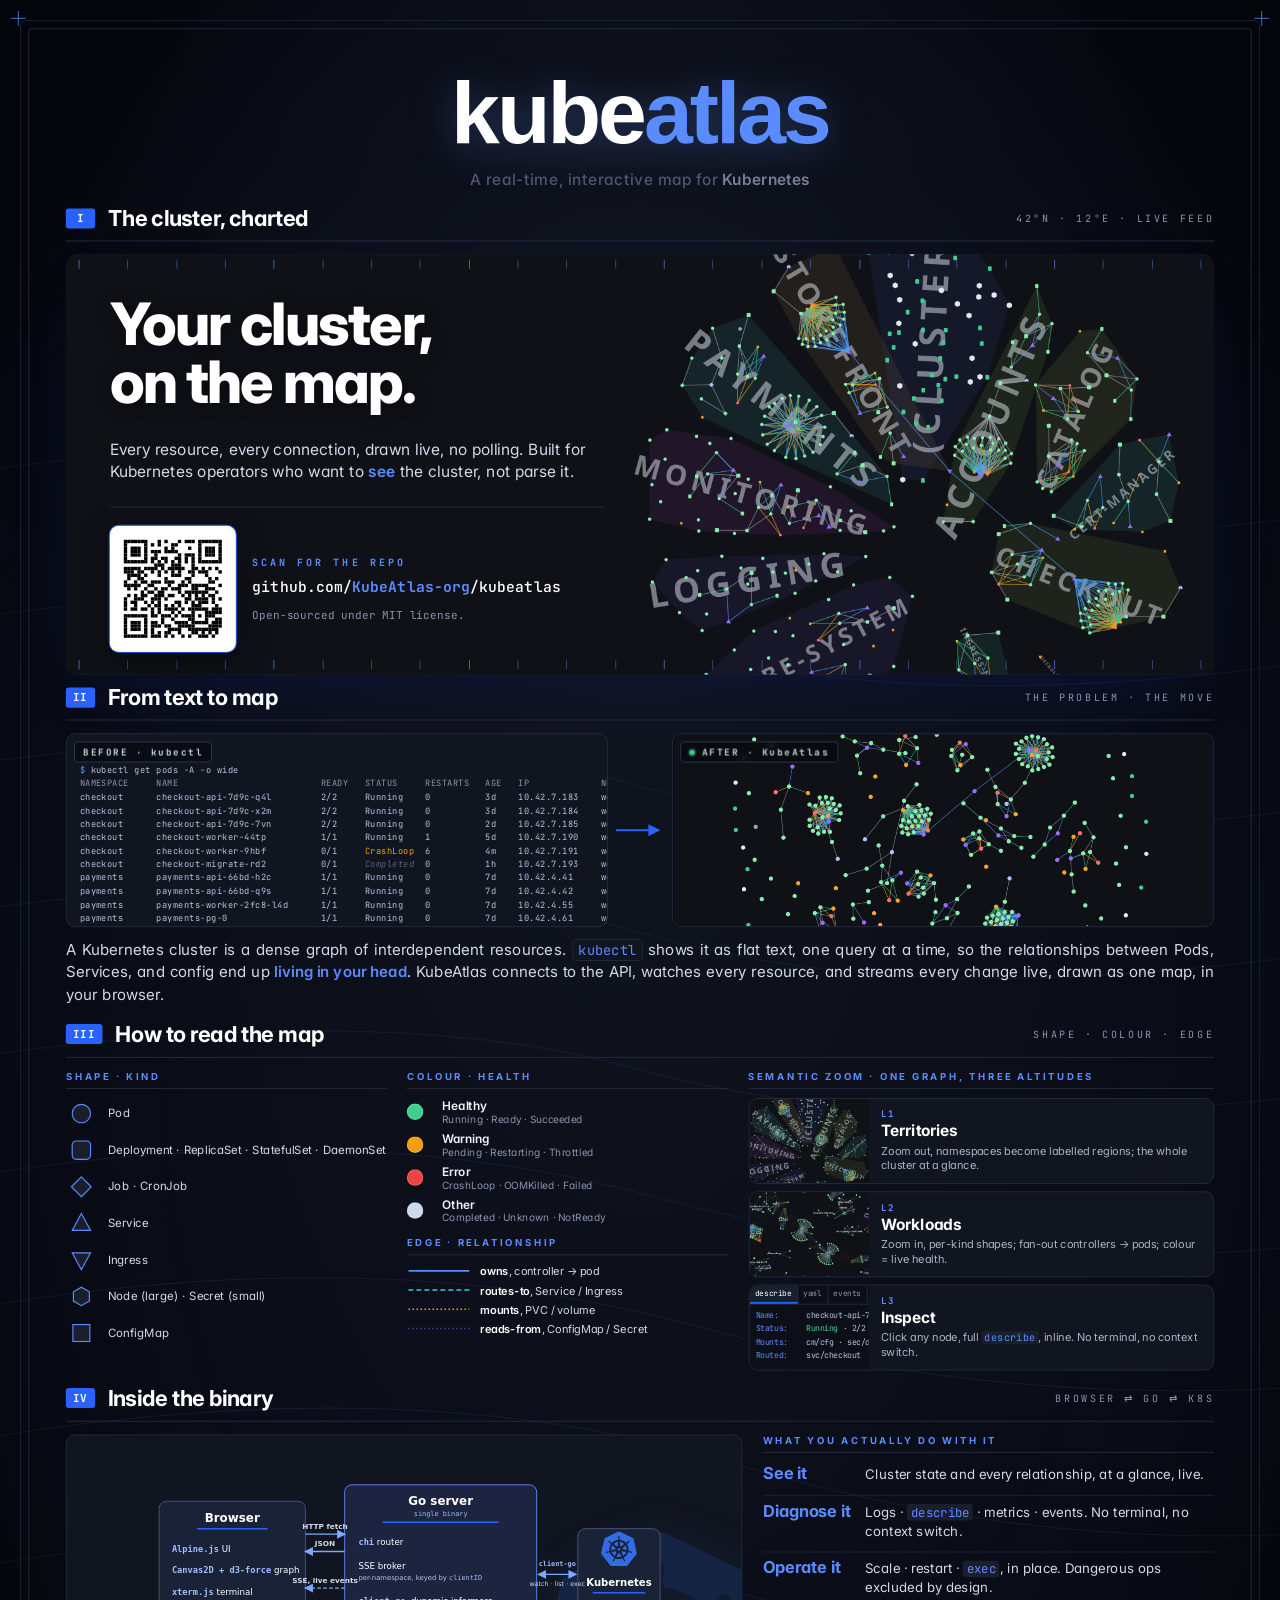
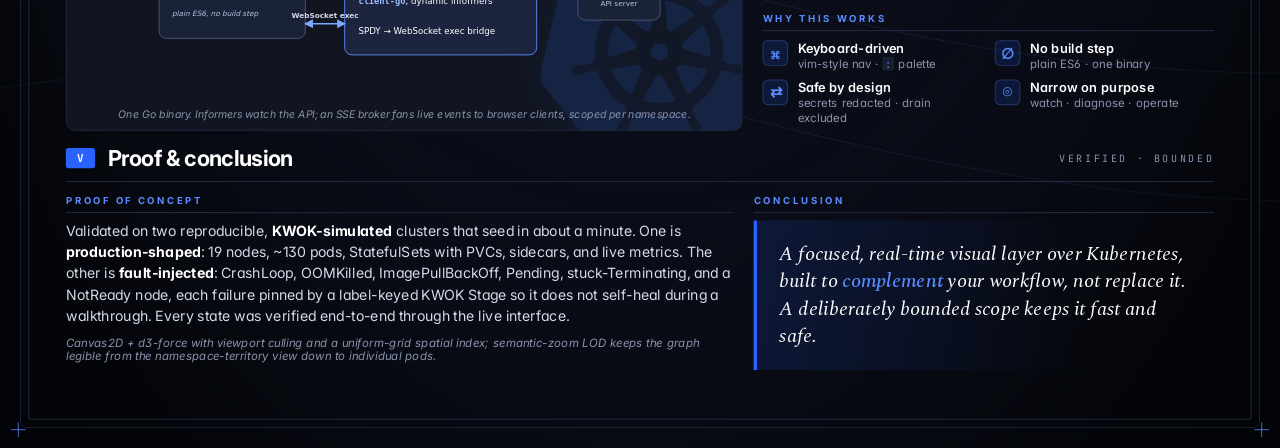
<file: docs/index.html>
<!doctype html>
<html lang="en">
<head>
<meta charset="utf-8">
<title>KubeAtlas — Poster</title>
<link rel="preconnect" href="https://fonts.googleapis.com">
<link rel="preconnect" href="https://fonts.gstatic.com" crossorigin>
<link href="https://fonts.googleapis.com/css2?family=Inter:wght@400;500;600;700;800;900&family=JetBrains+Mono:wght@400;500;600&family=Spectral:ital,wght@0,400;0,500;1,400&display=swap" rel="stylesheet">
<link rel="stylesheet" href="styles.css">
</head>
<body>

  <div class="stage">
    <div class="poster" id="poster" data-screen-label="01 KubeAtlas Poster">

      <!-- ============== POSTER-WIDE DECORATION ============== -->
      <!-- Topographic contour underlay -->
      <svg class="contours" viewBox="0 0 1400 2240" preserveAspectRatio="none" aria-hidden="true">
        <defs>
          <radialGradient id="cVignette" cx="50%" cy="50%" r="62%">
            <stop offset="60%" stop-color="#0a0d18" stop-opacity="0"></stop>
            <stop offset="100%" stop-color="#000000" stop-opacity=".55"></stop>
          </radialGradient>
        </defs>
        <!-- 9 large nested wavy contour rings -->
        <g fill="none" stroke="#1a2138" stroke-width="1">
          <path d="M -180 1180 Q 380 1080 700 1170 T 1580 1180" />
          <path d="M -200 1320 Q 320 1200 720 1310 T 1600 1340" />
          <path d="M -180 1460 Q 360 1340 760 1450 T 1600 1500" />
          <path d="M -160 1600 Q 400 1480 800 1600 T 1600 1660" />
          <path d="M -160 1740 Q 380 1620 800 1740 T 1600 1820" />
          <path d="M -180 1880 Q 360 1760 820 1880 T 1600 1960" />
          <path d="M -180 1020 Q 360 920 700 1020 T 1580 1020" />
          <path d="M -180 860 Q 360 760 700 860 T 1580 860" />
          <path d="M -180 700 Q 360 600 700 700 T 1580 700" />
          <path d="M -180 540 Q 360 440 700 540 T 1580 540" />
        </g>
        <rect x="0" y="0" width="1400" height="2240" fill="url(#cVignette)"></rect>
      </svg>

      <!-- Inner hairline frame -->
      <div class="frame"></div>

      <!-- Corner crosshairs -->
      <span class="ch ch-tl" aria-hidden="true"></span>
      <span class="ch ch-tr" aria-hidden="true"></span>
      <span class="ch ch-bl" aria-hidden="true"></span>
      <span class="ch ch-br" aria-hidden="true"></span>

      <!-- ============== TITLE BAR ============== -->
      <header class="title-bar">
        <div class="tb-center">
          <img class="brand-lockup" src="assets/logo-kubeatlas-lockup.svg" alt="kubeatlas">
          <div class="wm-tagline">
            A real-time, interactive map for <b>Kubernetes</b>
          </div>
        </div>
      </header>

      <!-- ============== HERO PLATE ============== -->
      <section class="hero plate">
        <div class="plate-bar">
          <span class="plate-num mono">I</span>
          <span class="plate-title">The cluster, charted</span>
          <span class="plate-coords mono">42°N · 12°E  ·  live feed</span>
        </div>

        <div class="hero-stage">
          <!-- Graph view: pre-cropped widescreen, dark-left zone hosts slogan -->
          <div class="hero-graph">
            <img class="hero-shot" src="assets/hero-graph.png" alt="A live Kubernetes cluster drawn as namespace territories, with pods, controllers and services">
          </div>

          <!-- Slogan box: layered on top, top-left -->
          <div class="hero-side">
            <h2 class="ct-title">Your cluster,<br>on the map.</h2>
            <div class="ct-rule"></div>
            <p class="ct-sub">Every resource, every connection, drawn live, no polling. Built for Kubernetes operators who want to <em>see</em> the cluster, not parse it.</p>

            <div class="ct-qr">
              <img class="ct-qr-img" src="assets/qr-github.svg" alt="QR code linking to the project repository">
              <div class="ct-qr-text">
                <div class="ct-qr-label mono">SCAN FOR THE REPO</div>
                <div class="ct-qr-url mono">github.com/<b>KubeAtlas-org</b>/kubeatlas</div>
                <div class="ct-qr-meta mono">Open-sourced under MIT license.</div>
              </div>
            </div>
          </div>

          <!-- Hero edge ticks -->
          <div class="he-ticks he-top">
            <span></span><span></span><span></span><span></span><span></span><span></span><span></span><span></span><span></span><span></span><span></span><span></span><span></span><span></span><span></span><span></span><span></span><span></span><span></span><span></span><span></span><span></span><span></span><span></span>
          </div>
          <div class="he-ticks he-bottom">
            <span></span><span></span><span></span><span></span><span></span><span></span><span></span><span></span><span></span><span></span><span></span><span></span><span></span><span></span><span></span><span></span><span></span><span></span><span></span><span></span><span></span><span></span><span></span><span></span>
          </div>
        </div>
      </section>

      <!-- ============== PLATE II — From text to map ============== -->
      <section class="text2map plate">
        <div class="plate-bar">
          <span class="plate-num mono">II</span>
          <span class="plate-title">From text to map</span>
          <span class="plate-coords mono">the problem · the move</span>
        </div>

        <div class="t2m-grid">
          <div class="t2m-side t2m-before">
            <div class="t2m-tag mono">BEFORE  ·  kubectl</div>
            <pre class="kubectl mono"><span class="kc-prompt">$</span> kubectl get pods -A -o wide
<span class="kc-head">NAMESPACE     NAME                          READY   STATUS     RESTARTS   AGE   IP             NODE</span>
checkout      checkout-api-7d9c-q4l         2/2     Running    0          3d    10.42.7.183    worker-3
checkout      checkout-api-7d9c-x2m         2/2     Running    0          3d    10.42.7.184    worker-3
checkout      checkout-api-7d9c-7vn         2/2     Running    0          2d    10.42.7.185    worker-5
checkout      checkout-worker-44tp          1/1     Running    1          5d    10.42.7.190    worker-2
checkout      checkout-worker-9hbf          0/1     <span class="kc-warn">CrashLoop</span>  6          4m    10.42.7.191    worker-2
checkout      checkout-migrate-rd2          0/1     <span class="kc-mut">Completed</span>  0          1h    10.42.7.193    worker-5
payments      payments-api-66bd-h2c         1/1     Running    0          7d    10.42.4.41     worker-1
payments      payments-api-66bd-q9s         1/1     Running    0          7d    10.42.4.42     worker-1
payments      payments-worker-2fc8-l4d      1/1     Running    0          7d    10.42.4.55     worker-1
payments      payments-pg-0                 1/1     Running    0          7d    10.42.4.61     worker-4
accounts      accounts-api-9ka-tp9          1/1     Running    0          6d    10.42.5.10     worker-2
accounts      accounts-api-9ka-2gh          1/1     Running    0          6d    10.42.5.11     worker-2
accounts      accounts-db-0                 1/1     Running    0          14d   10.42.5.21     worker-4
catalog       catalog-api-aa1-h44           1/1     Running    0          1d    10.42.6.30     worker-5
catalog       catalog-search-0              1/1     Running    0          1d    10.42.6.40     worker-5
storefront    storefront-7c9-l44            1/1     Running    0          9h    10.42.8.12     worker-3
storefront    storefront-7c9-x6m            1/1     <span class="kc-err">Pending</span>    0          9h    &lt;none&gt;         &lt;none&gt;
monitoring    prometheus-0                  2/2     Running    1          21d   10.42.9.12     worker-4
<span class="kc-mut">…  124 more pods, 17 kinds, 8 namespaces. answer is in here somewhere.</span></pre>
          </div>

          <div class="t2m-arrow" aria-hidden="true">
            <svg viewBox="0 0 80 200">
              <defs>
                <marker id="t2mArr" viewBox="0 0 10 10" refX="9" refY="5" markerWidth="6" markerHeight="6" orient="auto">
                  <path d="M0 0 L10 5 L0 10 z" fill="#2962FF"></path>
                </marker>
              </defs>
              <path d="M10 100 H 64" stroke="#2962FF" stroke-width="2.5" fill="none" marker-end="url(#t2mArr)"></path>
              <text x="40" y="80" text-anchor="middle" fill="#2962FF" font-size="11" font-family="JetBrains Mono" font-weight="600" letter-spacing="2">DRAW</text>
              <text x="40" y="132" text-anchor="middle" fill="#8a93ad" font-size="9" font-family="JetBrains Mono">via informers</text>
            </svg>
          </div>

          <div class="t2m-side t2m-after">
            <div class="t2m-tag mono"><span class="lp-dot small"></span>AFTER  ·  KubeAtlas</div>
            <div class="t2m-map">
              <img src="assets/screen-galaxy.png" alt="The same cluster drawn as a live graph">
            </div>
          </div>
        </div>

        <p class="plate-foot">
          A Kubernetes cluster is a dense graph of interdependent resources.
          <code>kubectl</code> shows it as flat text, one query at a time, so
          the relationships between Pods, Services, and config end up
          <em>living in your head</em>. KubeAtlas connects to the API,
          watches every resource, and streams every change live, drawn as
          one map, in your browser.
        </p>
      </section>

      <!-- ============== PLATE III — How to read the map ============== -->
      <section class="legend plate">
        <div class="plate-bar">
          <span class="plate-num mono">III</span>
          <span class="plate-title">How to read the map</span>
          <span class="plate-coords mono">shape · colour · edge</span>
        </div>

        <div class="leg-grid">
          <!-- Shapes -->
          <div class="leg-col">
            <div class="leg-head">SHAPE  ·  kind</div>
            <ul class="leg-shapes">
              <li><svg viewBox="-22 -22 44 44"><circle cx="0" cy="0" r="13" class="lg"></circle></svg><span>Pod</span></li>
              <li><svg viewBox="-22 -22 44 44"><rect x="-13" y="-13" width="26" height="26" rx="6" class="lg"></rect></svg><span>Deployment · ReplicaSet · StatefulSet · DaemonSet</span></li>
              <li><svg viewBox="-22 -22 44 44"><polygon points="0,-14 14,0 0,14 -14,0" class="lg"></polygon></svg><span>Job · CronJob</span></li>
              <li><svg viewBox="-22 -22 44 44"><polygon points="0,-14 13,10 -13,10" class="lg"></polygon></svg><span>Service</span></li>
              <li><svg viewBox="-22 -22 44 44"><polygon points="0,14 13,-10 -13,-10" class="lg"></polygon></svg><span>Ingress</span></li>
              <li><svg viewBox="-22 -22 44 44"><polygon points="11.3,6.5 0,13 -11.3,6.5 -11.3,-6.5 0,-13 11.3,-6.5" class="lg"></polygon></svg><span>Node (large) · Secret (small)</span></li>
              <li><svg viewBox="-22 -22 44 44"><rect x="-12" y="-12" width="24" height="24" class="lg"></rect></svg><span>ConfigMap</span></li>
            </ul>
          </div>

          <!-- Colours -->
          <div class="leg-col">
            <div class="leg-head">COLOUR  ·  health</div>
            <ul class="leg-colors">
              <li><span class="cs ok"></span><div><b>Healthy</b><em>Running · Ready · Succeeded</em></div></li>
              <li><span class="cs warn"></span><div><b>Warning</b><em>Pending · Restarting · Throttled</em></div></li>
              <li><span class="cs err"></span><div><b>Error</b><em>CrashLoop · OOMKilled · Failed</em></div></li>
              <li><span class="cs unk"></span><div><b>Other</b><em>Completed · Unknown · NotReady</em></div></li>
            </ul>

            <div class="leg-head leg-head-2">EDGE  ·  relationship</div>
            <ul class="leg-edges">
              <li><svg viewBox="0 0 80 16"><path d="M2 8 H78" stroke="#5b8cff" stroke-width="2" fill="none"></path></svg><span><b>owns</b>, controller → pod</span></li>
              <li><svg viewBox="0 0 80 16"><path d="M2 8 H78" stroke="#22d3ee" stroke-width="2" fill="none" stroke-dasharray="6 4"></path></svg><span><b>routes-to</b>, Service / Ingress</span></li>
              <li><svg viewBox="0 0 80 16"><path d="M2 8 H78" stroke="#f59e0b" stroke-width="2" fill="none" stroke-dasharray="2 3"></path></svg><span><b>mounts</b>, PVC / volume</span></li>
              <li><svg viewBox="0 0 80 16"><path d="M2 8 H78" stroke="#8b5cf6" stroke-width="2" fill="none" stroke-dasharray="1 4"></path></svg><span><b>reads-from</b>, ConfigMap / Secret</span></li>
            </ul>
          </div>

          <!-- Three altitudes shown as a film strip -->
          <div class="leg-col leg-altitudes">
            <div class="leg-head">SEMANTIC ZOOM  ·  one graph, three altitudes</div>

            <div class="alt-strip">
              <div class="alt-row">
                <div class="alt-thumb t-l1"><img src="assets/screen-territories.png" alt=""></div>
                <div class="alt-meta">
                  <div class="alt-num mono">L1</div>
                  <h5>Territories</h5>
                  <p>Zoom out, namespaces become labelled regions; the whole cluster at a glance.</p>
                </div>
              </div>
              <div class="alt-row">
                <div class="alt-thumb t-l2"><img src="assets/screen-workloads.png" alt=""></div>
                <div class="alt-meta">
                  <div class="alt-num mono">L2</div>
                  <h5>Workloads</h5>
                  <p>Zoom in, per-kind shapes; fan-out controllers → pods; colour = live health.</p>
                </div>
              </div>
              <div class="alt-row">
                <div class="alt-thumb t-l3">
                  <div class="mini-ip mono">
                    <div class="mip-tabs"><span class="active">describe</span><span>yaml</span><span>events</span></div>
                    <div class="mip-body">
<span><span class="k">Name:</span> checkout-api-7d9c</span>
<span><span class="k">Status:</span> <span class="ok">Running</span> · 2/2</span>
<span><span class="k">Mounts:</span> cm/cfg · sec/db</span>
<span><span class="k">Routed:</span> svc/checkout</span>
                    </div>
                  </div>
                </div>
                <div class="alt-meta">
                  <div class="alt-num mono">L3</div>
                  <h5>Inspect</h5>
                  <p>Click any node, full <code>describe</code>, inline. No terminal, no context switch.</p>
                </div>
              </div>
            </div>
          </div>
        </div>
      </section>

      <!-- ============== PLATE IV — Inside the binary (architecture) ============== -->
      <section class="inside plate">
        <div class="plate-bar">
          <span class="plate-num mono">IV</span>
          <span class="plate-title">Inside the binary</span>
          <span class="plate-coords mono">browser ⇄ go ⇄ k8s</span>
        </div>

        <div class="inside-grid">
          <div class="arch-wrap">
            <img class="arch-k8s-mark" src="assets/tech/kubernetes.svg" alt="" aria-hidden="true">
            <img class="arch-diagram" src="assets/architecture-dark.svg" alt="Architecture diagram — Browser, Go server with chi router, SSE broker and client-go informers, Kubernetes API">
            <p class="caption">
              One Go binary. Informers watch the API; an SSE broker fans live
              events to browser clients, scoped per namespace.
            </p>
          </div>

          <aside class="inside-side">
            <div class="iside-head">What you actually do with it</div>
            <ul class="outcomes">
              <li>
                <span class="oc-tag">See it</span>
                <span class="oc-text">Cluster state and every relationship, at a glance, live.</span>
              </li>
              <li>
                <span class="oc-tag">Diagnose it</span>
                <span class="oc-text">Logs · <code>describe</code> · metrics · events. No terminal, no context switch.</span>
              </li>
              <li>
                <span class="oc-tag">Operate it</span>
                <span class="oc-text">Scale · restart · <code>exec</code>, in place. Dangerous ops excluded by design.</span>
              </li>
            </ul>

            <div class="iside-head iside-head-2">Why this works</div>
            <div class="why-grid">
              <div class="why">
                <span class="why-glyph mono">⌘</span>
                <div><b>Keyboard-driven</b><em>vim-style nav · <code>:</code> palette</em></div>
              </div>
              <div class="why">
                <span class="why-glyph mono">∅</span>
                <div><b>No build step</b><em>plain ES6 · one binary</em></div>
              </div>
              <div class="why">
                <span class="why-glyph mono">⇄</span>
                <div><b>Safe by design</b><em>secrets redacted · drain excluded</em></div>
              </div>
              <div class="why">
                <span class="why-glyph mono">◎</span>
                <div><b>Narrow on purpose</b><em>watch · diagnose · operate</em></div>
              </div>
            </div>
          </aside>
        </div>
      </section>

      <!-- ============== PLATE V — Proof & Conclusion ============== -->
      <section class="closing plate">
        <div class="plate-bar">
          <span class="plate-num mono">V</span>
          <span class="plate-title">Proof &amp; conclusion</span>
          <span class="plate-coords mono">verified · bounded</span>
        </div>

        <div class="closing-grid">
          <div class="proof">
            <h5 class="cl-h">Proof of concept</h5>
            <p class="body">
              Validated on two reproducible, <b>KWOK-simulated</b> clusters
              that seed in about a minute. One is <b>production-shaped</b>:
              19 nodes, ~130 pods, StatefulSets with PVCs, sidecars, and live
              metrics. The other is <b>fault-injected</b>: CrashLoop,
              OOMKilled, ImagePullBackOff, Pending, stuck-Terminating, and a
              NotReady node, each failure pinned by a label-keyed KWOK Stage
              so it does not self-heal during a walkthrough. Every state was
              verified end-to-end through the live interface.
            </p>

            <p class="caption">
              Canvas2D + d3-force with viewport culling and a uniform-grid
              spatial index; semantic-zoom LOD keeps the graph legible from
              the namespace-territory view down to individual pods.
            </p>
          </div>

          <div class="conclusion">
            <h5 class="cl-h">Conclusion</h5>
            <blockquote class="quote">
              A focused, real-time visual layer over Kubernetes, built to
              <em>complement</em> your workflow, not replace it. A deliberately
              bounded scope keeps it fast and safe.
            </blockquote>
          </div>
        </div>
      </section>

    </div>
  </div>

<script>
  (function () {
    const W = 1400, H = 2240;
    const el = document.getElementById('poster');
    const stage = document.querySelector('.stage');
    function fit () {
      // Scale to the viewport width (never upscale past native), anchor to
      // the top, and grow the stage so the page scrolls vertically.
      const vw = document.documentElement.clientWidth;
      const s = Math.min(vw / W, 1);
      el.style.transform = 'translateX(-50%) scale(' + s + ')';
      stage.style.height = (H * s) + 'px';
    }
    fit();
    window.addEventListener('resize', fit);
  })();
</script>
</body>
</html>
</file>
<file: docs/styles.css>
/* ============================================================
   KubeAtlas — Poster · v2 · Dark Atlas
   70 × 115 cm portrait · 1400 px wide · web showcase height 2240 px (print master 2300)
   ============================================================ */

:root {
  --accent:        #2962FF;
  --accent-soft:   #5b8cff;
  --accent-deep:   #1a3fb8;
  --accent-tint:   rgba(41,98,255,.14);

  --bg:            #07090f;
  --paper:         #0a0d18;
  --plate:         #11151f;
  --plate-2:       #131826;
  --plate-3:       #1a1f2e;

  --ink:           #f0f2f8;
  --ink-2:         #d3d9e8;
  --ink-3:         #aab2c8;
  --mute:          #8a93ad;
  --mute-2:        #5a6280;

  --line:          #1a2138;
  --line-2:        #232b44;
  --line-3:        #2e3956;

  --ok:            #3ecf8e;
  --warn:          #f59e0b;
  --err:           #ef4444;
  --info:          #5b8cff;
  --purple:        #8b5cf6;
  --cyan:          #22d3ee;
}

* { box-sizing: border-box; margin: 0; padding: 0; }
html, body {
  width: 100%; min-height: 100%;
  background: #000;
  color: var(--ink);
  font-family: 'Inter', system-ui, sans-serif;
  font-feature-settings: 'ss01', 'cv11';
  -webkit-font-smoothing: antialiased;
}
code, .mono { font-family: 'JetBrains Mono', ui-monospace, monospace; }
em { font-style: normal; }

/* --- Stage (width-scaled, scrolls vertically) ---------- */
.stage {
  position: relative;
  width: 100%;
  overflow: hidden;
  background: radial-gradient(ellipse at 50% 40%, #0a0d18 0%, #04050a 75%);
}
.poster {
  position: absolute;
  left: 50%; top: 0;
  width: 1400px; height: 2240px;
  transform-origin: top center;
  background: radial-gradient(ellipse at 50% 25%, #11151f 0%, #0a0d18 60%, #07090f 100%);
  color: var(--ink);
  overflow: hidden;
  box-shadow:
    0 0 0 1px rgba(255,255,255,.04),
    0 40px 120px rgba(0,0,0,.7),
    0 8px 24px rgba(0,0,0,.5);
  isolation: isolate;
  display: flex;
  flex-direction: column;
}

/* --- Poster-wide decoration --------------------------- */
.contours {
  position: absolute; inset: 0;
  width: 100%; height: 100%;
  pointer-events: none;
  z-index: 0;
  opacity: .85;
}

.frame {
  position: absolute;
  inset: 22px;
  border: 1px solid var(--line);
  border-radius: 6px;
  pointer-events: none;
  z-index: 1;
}
.frame::before {
  content: '';
  position: absolute; inset: 8px;
  border: 1px solid var(--line-2);
  border-radius: 2px;
}

.frame-ticks {
  position: absolute;
  display: flex;
  align-items: center;
  color: var(--mute-2);
  font-family: 'JetBrains Mono', monospace;
  font-size: 9px;
  letter-spacing: .14em;
}
.frame-top {
  top: -7px; left: 60px; right: 60px;
  justify-content: space-between;
}
.frame-top span { background: var(--paper); padding: 0 6px; }
.frame-right {
  right: -16px; top: 60px; bottom: 60px;
  flex-direction: column;
  justify-content: space-between;
  writing-mode: vertical-rl;
}
.frame-right span { background: var(--paper); padding: 6px 0; }

.ch {
  position: absolute;
  width: 16px; height: 16px;
  z-index: 2;
  pointer-events: none;
}
.ch::before, .ch::after {
  content: '';
  position: absolute;
  background: var(--accent-soft);
  opacity: .85;
}
.ch::before { left: 0; right: 0; top: 50%; height: 1px; transform: translateY(-.5px); }
.ch::after  { top: 0; bottom: 0; left: 50%; width: 1px; transform: translateX(-.5px); }
.ch-tl { top: 12px; left: 12px; }
.ch-tr { top: 12px; right: 12px; }
.ch-bl { bottom: 12px; left: 12px; }
.ch-br { bottom: 12px; right: 12px; }

/* ============================================================
   TITLE BAR  (~7%)
   ============================================================ */
.title-bar {
  position: relative;
  z-index: 5;
  display: flex;
  justify-content: center;
  align-items: center;
  padding: 60px 72px 18px;
  flex: 0 0 auto;
}
.tb-left  { display: flex; align-items: center; justify-content: flex-start; }
.tb-right { display: flex; align-items: center; justify-content: flex-end; gap: 14px; }
/* (deprecated tb-left flexible block) */

/* AYBU on a CIRCULAR white plate for contrast */
.aybu-plate {
  display: inline-grid;
  place-items: center;
  background: #ffffff;
  border-radius: 50%;
  width: 134px; height: 134px;
  padding: 12px;
  box-shadow:
    0 0 0 1px rgba(255,255,255,.4),
    0 0 0 4px rgba(41,98,255,.18),
    0 10px 30px rgba(0,0,0,.45);
}
.aybu-seal {
  height: 106px; width: 106px;
  object-fit: contain;
  display: block;
}

/* Title-bar left: brand-mark + department text */
/* Department label stack — typographic, refined */
.dept-stack {
  display: inline-flex;
  flex-direction: column;
  gap: 8px;
  padding-left: 16px;
  border-left: 2px solid var(--accent);
}
.dept-eyebrow {
  font-size: 11px;
  letter-spacing: .42em;
  color: var(--accent-soft);
  font-weight: 700;
  opacity: .9;
}
.dept-name {
  font-size: 22px;
  font-weight: 600;
  letter-spacing: -.012em;
  color: var(--ink-2);
  line-height: 1.05;
  opacity: .92;
}

/* legacy .dept kept hidden in case still referenced */
.dept { display: none; }

.tb-center {
  text-align: center;
  display: flex;
  flex-direction: column;
  align-items: center;
  gap: 4px;
}
/* legacy stamp pieces removed */
.wm-stamp, .wm-stamp .wm-line, .wm-meta { display: none; }
.brand-lockup {
  display: block;
  height: 132px;
  width: auto;
  max-width: 100%;
  margin-bottom: -10px;
  filter: drop-shadow(0 6px 22px rgba(91,140,255,.32));
}
.wordmark .wm-atlas { color: var(--accent-soft); }
.wm-tagline {
  margin-top: 0;
  font-size: 17px;
  letter-spacing: .04em;
  color: var(--mute-2);
  font-weight: 500;
  text-align: center;
  opacity: .85;
  line-height: 1.2;
}
.wm-tagline b {
  color: var(--mute);
  font-weight: 600;
  letter-spacing: .01em;
}

.aybu-seal {
  height: 110px; width: 110px;
  object-fit: contain;
  display: block;
}

/* ============================================================
   GENERIC PLATE
   ============================================================ */
.plate {
  position: relative;
  z-index: 4;
  margin: 0 72px 10px;
  padding: 0 0 6px;
  flex: 0 0 auto;
}
.plate-bar {
  display: grid;
  grid-template-columns: auto 1fr auto;
  align-items: center;
  gap: 14px;
  padding: 0 0 10px;
  margin: 0 0 14px;
  border-bottom: 1px solid var(--line-2);
}
.plate-num {
  display: inline-grid; place-items: center;
  min-width: 32px; height: 22px;
  padding: 0 8px;
  background: var(--accent);
  color: #fff;
  font-size: 12px;
  letter-spacing: .08em;
  font-weight: 700;
  border-radius: 3px;
}
.plate-title {
  font-size: 24px;
  font-weight: 700;
  letter-spacing: -.018em;
  color: #fff;
}
.plate-coords {
  font-size: 11px;
  letter-spacing: .22em;
  color: var(--mute);
  text-transform: uppercase;
}
.plate-foot {
  margin-top: 12px;
  font-size: 16.5px;
  line-height: 1.5;
  color: var(--ink-2);
  text-align: justify;
  text-justify: inter-word;
  hyphens: auto;
  -webkit-hyphens: auto;
}
.plate-foot em { color: var(--accent-soft); font-weight: 600; }
.plate-foot code {
  font-size: 15px;
  background: var(--plate);
  border: 1px solid var(--line-2);
  border-radius: 4px;
  padding: 1px 6px;
  color: var(--accent-soft);
}
.plate-foot b { color: #fff; }

/* ============================================================
   HERO PLATE  (~25%)
   ============================================================ */
.hero { padding-bottom: 0; }
/* ============================================================
   HERO PLATE  — graph image at right, slogan layered on top-left
   ============================================================ */
.hero-stage {
  position: relative;
  height: 460px;
  border-radius: 14px;
  overflow: hidden;
  background: #0c111c;
  box-shadow:
    inset 0 0 0 1px var(--line-2),
    0 30px 80px -40px rgba(0,30,120,.45);
}

/* Graph view: full-bleed, image is pre-cropped (xxwide) so its dark-left zone hosts the slogan */
.hero-graph {
  position: absolute;
  inset: 0;
}
.hero-graph .hero-shot {
  position: absolute;
  inset: 0;
  width: 100%; height: 100%;
  object-fit: cover;
  object-position: center;
}

/* Slogan box: layered on top, top-left, no box chrome */
.hero-side {
  position: absolute;
  left: 48px; top: 32px; bottom: 28px;
  z-index: 3;
  width: 540px;
  display: flex;
  flex-direction: column;
  justify-content: center;
  padding: 0;
  background: transparent;
  border: 0;
}

.he-ticks {
  position: absolute;
  left: 14px; right: 14px;
  height: 10px;
  display: flex;
  justify-content: space-between;
  pointer-events: none;
  z-index: 2;
}
.he-top    { top: 6px; }
.he-bottom { bottom: 6px; }
.he-ticks span {
  width: 1px;
  background: rgba(91,140,255,.45);
}
.he-ticks span:nth-child(4n+1) {
  height: 100%;
  background: rgba(91,140,255,.7);
}

.compass {
  position: absolute;
  top: 24px; right: 24px;
  width: 92px; height: 92px;
  filter: drop-shadow(0 8px 24px rgba(0,0,0,.6));
}

.scale-bar { display: none; }
.sb-bars {
  display: flex;
  border: 1px solid #6f7c9a;
  width: 200px;
  height: 10px;
  background: rgba(15,17,23,.55);
}
.sb-seg { flex: 1; }
.sb-seg.sb-fill { background: #cfd7eb; }
.sb-ticks {
  display: flex;
  justify-content: space-between;
  margin-top: 4px;
  width: 220px;
  font-size: 9px;
  color: #cfd7eb;
  letter-spacing: .12em;
}

.live-pill {
  position: absolute;
  right: 26px; bottom: 26px;
  display: inline-flex;
  align-items: center;
  gap: 8px;
  padding: 6px 12px 6px 10px;
  background: rgba(15,17,23,.75);
  border: 1px solid rgba(62,207,142,.4);
  border-radius: 999px;
  color: #cfeede;
  font-size: 10px;
  letter-spacing: .22em;
  font-weight: 600;
  z-index: 2;
  backdrop-filter: blur(6px);
}
.lp-dot {
  width: 8px; height: 8px;
  border-radius: 50%;
  background: var(--ok);
  box-shadow: 0 0 0 3px rgba(62,207,142,.22);
  animation: pulse 1.6s ease-out infinite;
}
.lp-dot.small {
  width: 6px; height: 6px;
  box-shadow: 0 0 0 2px rgba(62,207,142,.22);
}
@keyframes pulse {
  0%   { box-shadow: 0 0 0 0   rgba(62,207,142,.5); }
  70%  { box-shadow: 0 0 0 7px rgba(62,207,142,0); }
  100% { box-shadow: 0 0 0 0   rgba(62,207,142,0); }
}

/* Cartouche styles now apply directly inside .hero-side (no absolute) */
.hero-side .ct-eyebrow {
  font-size: 11px;
  letter-spacing: .32em;
  color: var(--accent-soft);
  font-weight: 700;
}
.hero-side .ct-title {
  margin-top: 14px;
  font-size: 64px;
  font-weight: 800;
  line-height: 1.0;
  letter-spacing: -.028em;
  color: #fff;
}
.hero-side .ct-rule {
  height: 3px;
  width: 72px;
  background: var(--accent);
  margin: 16px 0 14px;
}
.hero-side .ct-sub {
  font-size: 17px;
  line-height: 1.42;
  color: var(--ink-2);
  max-width: 540px;
}
.hero-side .ct-sub em {
  color: var(--accent-soft);
  font-weight: 600;
}
.hero-side .ct-qr {
  display: grid;
  grid-template-columns: 138px 1fr;
  gap: 18px;
  align-items: center;
  margin-top: 26px;
  padding-top: 20px;
  border-top: 1px solid var(--line-2);
}
.hero-side .ct-qr-img {
  width: 138px; height: 138px;
  background: #fff;
  border-radius: 10px;
  padding: 8px;
  box-shadow: 0 0 0 1px var(--accent), 0 10px 28px rgba(0,0,0,.5);
}
.hero-side .ct-qr-label {
  font-size: 11px;
  letter-spacing: .26em;
  color: var(--accent-soft);
  font-weight: 700;
}
.hero-side .ct-qr-url {
  margin-top: 6px;
  font-size: 16px;
  color: #fff;
  font-weight: 500;
  letter-spacing: -.005em;
  word-break: break-all;
}
.hero-side .ct-qr-url b { color: var(--accent-soft); font-weight: 700; }
.hero-side .ct-qr-meta {
  margin-top: 8px;
  font-size: 12px;
  color: var(--mute);
  letter-spacing: .04em;
}

/* Kill the old absolute-positioned .cartouche entirely */
.cartouche { display: none; }
.cartouche::before, .cartouche::after {
  content: '';
  position: absolute;
  width: 12px; height: 12px;
  border: 1px solid var(--accent);
}
.cartouche::before { top: -1px; left: -1px; border-right: none; border-bottom: none; }
.cartouche::after  { bottom: -1px; right: -1px; border-left: none; border-top: none; }

.ct-eyebrow {
  font-size: 10px;
  letter-spacing: .32em;
  color: var(--accent-soft);
  font-weight: 600;
}
.ct-title {
  margin-top: 10px;
  font-size: 46px;
  font-weight: 800;
  line-height: 1.0;
  letter-spacing: -.028em;
  color: #fff;
  text-shadow: 0 2px 18px rgba(0,0,0,.4);
}
.ct-rule {
  height: 2px;
  width: 56px;
  background: var(--accent);
  margin: 12px 0 10px;
}
.ct-sub {
  font-size: 15px;
  line-height: 1.36;
  color: var(--ink-2);
  max-width: 440px;
  font-weight: 400;
}
.ct-sub em {
  color: var(--accent-soft);
  font-weight: 600;
}

.ct-qr {
  display: grid;
  grid-template-columns: 116px 1fr;
  gap: 14px;
  align-items: center;
  margin-top: 14px;
  padding-top: 12px;
  border-top: 1px solid var(--line-2);
}
.ct-qr-img {
  width: 116px; height: 116px;
  background: #fff;
  border-radius: 8px;
  padding: 7px;
  box-shadow: 0 0 0 1px var(--accent), 0 8px 24px rgba(0,0,0,.5);
}
.ct-qr-text { display: flex; flex-direction: column; gap: 4px; }
.ct-qr-label {
  font-size: 10px;
  letter-spacing: .26em;
  color: var(--accent-soft);
  font-weight: 700;
}
.ct-qr-url {
  font-size: 15px;
  color: #fff;
  font-weight: 500;
  letter-spacing: -.005em;
  word-break: break-all;
}
.ct-qr-url b { color: var(--accent-soft); font-weight: 700; }
.ct-qr-meta {
  margin-top: 4px;
  font-size: 10.5px;
  color: var(--mute);
  letter-spacing: .04em;
}

/* ============================================================
   PLATE II — From text to map
   ============================================================ */
.t2m-grid {
  display: grid;
  grid-template-columns: 1fr 70px 1fr;
  gap: 0;
  align-items: stretch;
}
.t2m-side {
  position: relative;
  background: var(--plate);
  border: 1px solid var(--line-2);
  border-radius: 10px;
  overflow: hidden;
}
.t2m-tag {
  position: absolute;
  top: 8px; left: 8px;
  z-index: 3;
  display: inline-flex; align-items: center; gap: 8px;
  padding: 4px 9px;
  background: rgba(7,9,15,.7);
  border: 1px solid var(--line-3);
  border-radius: 4px;
  font-size: 10px;
  letter-spacing: .22em;
  color: var(--ink-2);
  font-weight: 700;
  backdrop-filter: blur(4px);
}
.kubectl {
  padding: 32px 14px 14px;
  font-size: 9.5px;
  line-height: 1.55;
  color: #b8c2e0;
  white-space: pre;
  overflow: hidden;
  height: 210px;
}
.kubectl .kc-prompt { color: var(--accent-soft); }
.kubectl .kc-head   { color: var(--mute); }
.kubectl .kc-warn   { color: var(--warn); }
.kubectl .kc-err    { color: var(--err); }
.kubectl .kc-mut    { color: var(--mute-2); font-style: italic; }

.t2m-arrow { display: grid; place-items: center; }
.t2m-arrow svg { width: 70px; height: 180px; }

.t2m-map {
  position: relative;
  height: 210px;
  overflow: hidden;
}
.t2m-map img {
  position: absolute; inset: 0;
  width: 100%; height: 100%;
  object-fit: cover;
}
.t2m-anno {
  position: absolute; inset: 0;
  width: 100%; height: 100%;
}

/* ============================================================
   PLATE III — How to read the map
   ============================================================ */
.leg-grid {
  display: grid;
  grid-template-columns: 1fr 1fr 1.45fr;
  gap: 22px;
}
.leg-col { min-width: 0; }
.leg-head {
  font-size: 10.5px;
  letter-spacing: .26em;
  text-transform: uppercase;
  color: var(--accent-soft);
  font-weight: 700;
  margin-bottom: 10px;
  padding-bottom: 6px;
  border-bottom: 1px solid var(--line-2);
}
.leg-head-2 { margin-top: 14px; }

.leg-shapes, .leg-colors, .leg-edges {
  list-style: none;
  display: flex; flex-direction: column;
  gap: 6px;
}
.leg-shapes li {
  display: grid; grid-template-columns: 34px 1fr;
  align-items: center; gap: 12px;
  font-size: 12.5px;
  color: var(--ink-2);
}
.leg-shapes svg { width: 34px; height: 34px; }
.leg-shapes .lg {
  fill: var(--plate-3);
  stroke: var(--accent-soft);
  stroke-width: 1.6;
}

.leg-colors li {
  display: grid; grid-template-columns: 26px 1fr;
  gap: 12px; align-items: center;
}
.cs {
  width: 18px; height: 18px;
  border-radius: 50%;
  border: 1.5px solid rgba(255,255,255,.18);
}
.cs.ok   { background: var(--ok); }
.cs.warn { background: var(--warn); }
.cs.err  { background: var(--err); }
.cs.unk  { background: #cfd7eb; }
.leg-colors b {
  display: block;
  font-size: 13px;
  color: var(--ink);
  font-weight: 600;
}
.leg-colors em {
  display: block;
  font-size: 11px;
  color: var(--mute);
}

.leg-edges li {
  display: grid; grid-template-columns: 70px 1fr;
  gap: 10px; align-items: center;
  font-size: 12px;
  color: var(--ink-2);
}
.leg-edges svg { width: 70px; height: 14px; }
.leg-edges b { color: #fff; font-weight: 600; }

/* film strip */
.alt-strip {
  display: flex; flex-direction: column;
  gap: 8px;
}
.alt-row {
  display: grid;
  grid-template-columns: 130px 1fr;
  gap: 14px;
  align-items: stretch;
  background: var(--plate);
  border: 1px solid var(--line-2);
  border-radius: 10px;
  overflow: hidden;
  min-height: 92px;
}
.alt-thumb {
  position: relative;
  background: #0c0f17;
  overflow: hidden;
}
.alt-thumb img {
  position: absolute; inset: 0;
  width: 100%; height: 100%;
  object-fit: cover;
}
.t-l1 img { transform: scale(1.4); object-position: 30% 40%; }
.t-l2 img { transform: scale(1.6); object-position: 45% 50%; }

.mini-ip {
  position: absolute; inset: 0;
  font-family: 'JetBrains Mono', monospace;
  font-size: 9px;
  display: flex; flex-direction: column;
  color: #b8c2e0;
}
.mip-tabs {
  display: flex;
  border-bottom: 1px solid var(--line-2);
  background: #0c0f17;
}
.mip-tabs span {
  padding: 3px 6px;
  color: var(--mute);
  border-right: 1px solid var(--line-2);
  font-size: 8.5px;
}
.mip-tabs .active {
  color: #fff;
  background: var(--plate-3);
  border-bottom: 2px solid var(--accent);
}
.mip-body {
  padding: 6px 7px;
  line-height: 1.5;
  flex: 1;
  display: flex;
  flex-direction: column;
  gap: 1px;
  white-space: nowrap;
}
.mip-body .k { color: var(--accent-soft); display: inline-block; min-width: 50px; }
.mip-body .ok { color: var(--ok); }

.alt-meta {
  padding: 10px 14px 10px 0;
  display: flex; flex-direction: column;
  justify-content: center;
  gap: 2px;
}
.alt-num {
  font-size: 10px;
  letter-spacing: .22em;
  color: var(--accent-soft);
  font-weight: 700;
}
.alt-meta h5 {
  font-size: 17px;
  font-weight: 700;
  color: #fff;
  letter-spacing: -.014em;
}
.alt-meta p {
  margin-top: 2px;
  font-size: 12px;
  line-height: 1.38;
  color: var(--ink-3);
}
.alt-meta code {
  font-size: 11px;
  background: var(--plate-3);
  border-radius: 3px;
  padding: 0 3px;
  color: var(--accent-soft);
}

/* ============================================================
   PLATE IV — Inside the binary
   ============================================================ */
.inside-grid {
  display: grid;
  grid-template-columns: 1.5fr 1fr;
  gap: 22px;
  align-items: stretch;
}
.arch-wrap {
  display: flex; flex-direction: column;
  background: var(--plate);
  border: 1px solid var(--line-2);
  border-radius: 10px;
  padding: 12px 14px 10px;
  position: relative;
  overflow: hidden;
}
.arch-k8s-mark {
  position: absolute;
  right: -40px;
  bottom: -40px;
  width: 260px; height: 260px;
  opacity: .18;
  pointer-events: none;
  filter: drop-shadow(0 0 28px rgba(50,108,229,.55));
  z-index: 0;
}
.arch-wrap > .arch-diagram,
.arch-wrap > .caption { position: relative; z-index: 1; }
.arch-diagram {
  width: 100%;
  height: auto;
  max-height: 280px;
  display: block;
  flex: 1;
  min-height: 0;
  object-fit: contain;
}
.caption {
  margin-top: 6px;
  font-size: 11.5px;
  font-style: italic;
  color: var(--mute);
  text-align: center;
}

.inside-side { display: flex; flex-direction: column; }
.iside-head {
  font-size: 10.5px;
  letter-spacing: .26em;
  text-transform: uppercase;
  color: var(--accent-soft);
  font-weight: 700;
  margin-bottom: 10px;
  padding-bottom: 6px;
  border-bottom: 1px solid var(--line-2);
}
.iside-head-2 { margin-top: 12px; }

.outcomes {
  list-style: none;
  display: flex; flex-direction: column;
  gap: 6px;
}
.outcomes li {
  display: grid;
  grid-template-columns: 100px 1fr;
  gap: 12px;
  align-items: baseline;
  padding: 6px 0;
  border-top: 1px solid var(--line);
}
.outcomes li:first-child { border-top: none; padding-top: 2px; }
.oc-tag {
  font-size: 18px;
  font-weight: 700;
  letter-spacing: -.012em;
  color: var(--accent-soft);
}
.oc-text {
  font-size: 14.5px;
  line-height: 1.4;
  color: var(--ink-2);
}
.oc-text code {
  font-size: 13.5px;
  background: var(--plate-3);
  border-radius: 3px;
  padding: 0 4px;
  color: var(--accent-soft);
}

.why-grid {
  display: grid;
  grid-template-columns: 1fr 1fr;
  gap: 8px 14px;
}
.why {
  display: grid;
  grid-template-columns: 28px 1fr;
  gap: 10px;
  align-items: start;
}
.why-glyph {
  display: grid; place-items: center;
  width: 28px; height: 28px;
  border-radius: 6px;
  background: var(--accent-tint);
  border: 1px solid rgba(91,140,255,.3);
  color: var(--accent-soft);
  font-size: 16px;
  font-weight: 700;
}
.why b {
  display: block;
  font-size: 14px;
  color: #fff;
  font-weight: 600;
  letter-spacing: -.005em;
}
.why em {
  display: block;
  margin-top: 1px;
  font-size: 12.5px;
  color: var(--mute);
  line-height: 1.32;
}
.why code {
  font-size: 11.5px;
  background: var(--plate-3);
  border-radius: 3px;
  padding: 0 3px;
  color: var(--accent-soft);
}

/* ============================================================
   PLATE V — Closing
   ============================================================ */
.closing-grid {
  display: grid;
  grid-template-columns: 1.45fr 1fr;
  gap: 22px;
}
.cl-h {
  font-size: 10.5px;
  letter-spacing: .26em;
  text-transform: uppercase;
  color: var(--accent-soft);
  font-weight: 700;
  margin-bottom: 8px;
  padding-bottom: 6px;
  border-bottom: 1px solid var(--line-2);
}
.proof .body, .conclusion .body, .proof p.body {
  font-size: 15.5px;
  line-height: 1.5;
  color: var(--ink-2);
}
.body b { color: #fff; font-weight: 700; }
.body code, .body em { color: var(--accent-soft); }
.body em { font-weight: 600; }

.proof .caption {
  margin-top: 10px;
  text-align: left;
  font-size: 12.5px;
}

.quote {
  margin: 0;
  padding: 22px 24px;
  font-family: 'Spectral', 'Inter', serif;
  font-style: italic;
  font-size: 22px;
  line-height: 1.36;
  color: #fff;
  border-left: 4px solid var(--accent);
  background: linear-gradient(90deg, rgba(41,98,255,.14), transparent 70%);
  border-radius: 0 8px 8px 0;
}
.quote em { color: var(--accent-soft); font-style: italic; font-weight: 500; }

.cl-future { margin-top: 12px; }
.cl-future-head {
  font-size: 10px;
  letter-spacing: .26em;
  text-transform: uppercase;
  color: var(--accent);
  font-weight: 700;
  margin-bottom: 6px;
}
.cl-future ul {
  list-style: none;
  display: flex; flex-direction: column; gap: 4px;
}
.cl-future li {
  padding-left: 16px;
  position: relative;
  font-size: 12.5px;
  color: var(--ink-2);
}
.cl-future li::before {
  content: '';
  position: absolute; left: 0; top: .55em;
  width: 7px; height: 2px;
  background: var(--accent);
  border-radius: 1px;
}

/* ============================================================
   FOOTER
   ============================================================ */
.footer {
  position: relative;
  z-index: 5;
  margin: auto 72px 56px;
  padding: 16px 24px;
  background: linear-gradient(180deg, rgba(15,17,23,.6), rgba(15,17,23,.85));
  border: 1px solid var(--line-2);
  border-radius: 10px;
  display: flex;
  justify-content: center;
  align-items: center;
  flex: 0 0 auto;
}
.ft-people, .ft-stack, .ft-end {
  display: flex; flex-direction: column; gap: 3px;
}
.ft-label {
  font-size: 9.5px;
  letter-spacing: .26em;
  text-transform: uppercase;
  color: var(--mute);
  font-weight: 700;
  margin-bottom: 3px;
}
.ft-label.sup { margin-top: 8px; }
.ft-names {
  font-size: 15.5px;
  color: #fff;
  font-weight: 600;
}

.stack-icons {
  display: flex; align-items: center;
  justify-content: center;
  flex-wrap: wrap;
  gap: 18px;
}
.ti {
  display: inline-grid; place-items: center;
  width: 60px; height: 60px;
  background: #ffffff;
  border: 1px solid rgba(255,255,255,.15);
  border-radius: 12px;
  padding: 7px;
  box-shadow: 0 4px 14px rgba(0,0,0,.3);
  transition: none;
}
.ti img { width: 100%; height: 100%; object-fit: contain; display: block; }
.ft-extras {
  margin-top: 12px;
  font-size: 12.5px;
  letter-spacing: .04em;
  color: var(--mute);
}
.ft-extras b { color: var(--ink-2); font-weight: 600; }

.ft-url {
  font-size: 14px;
  color: #fff;
  font-weight: 500;
  letter-spacing: -.005em;
  word-break: break-all;
}
.ft-url b { color: var(--accent-soft); font-weight: 700; }
.ft-license { font-size: 10.5px; color: var(--mute); margin-top: 4px; }
</file>
